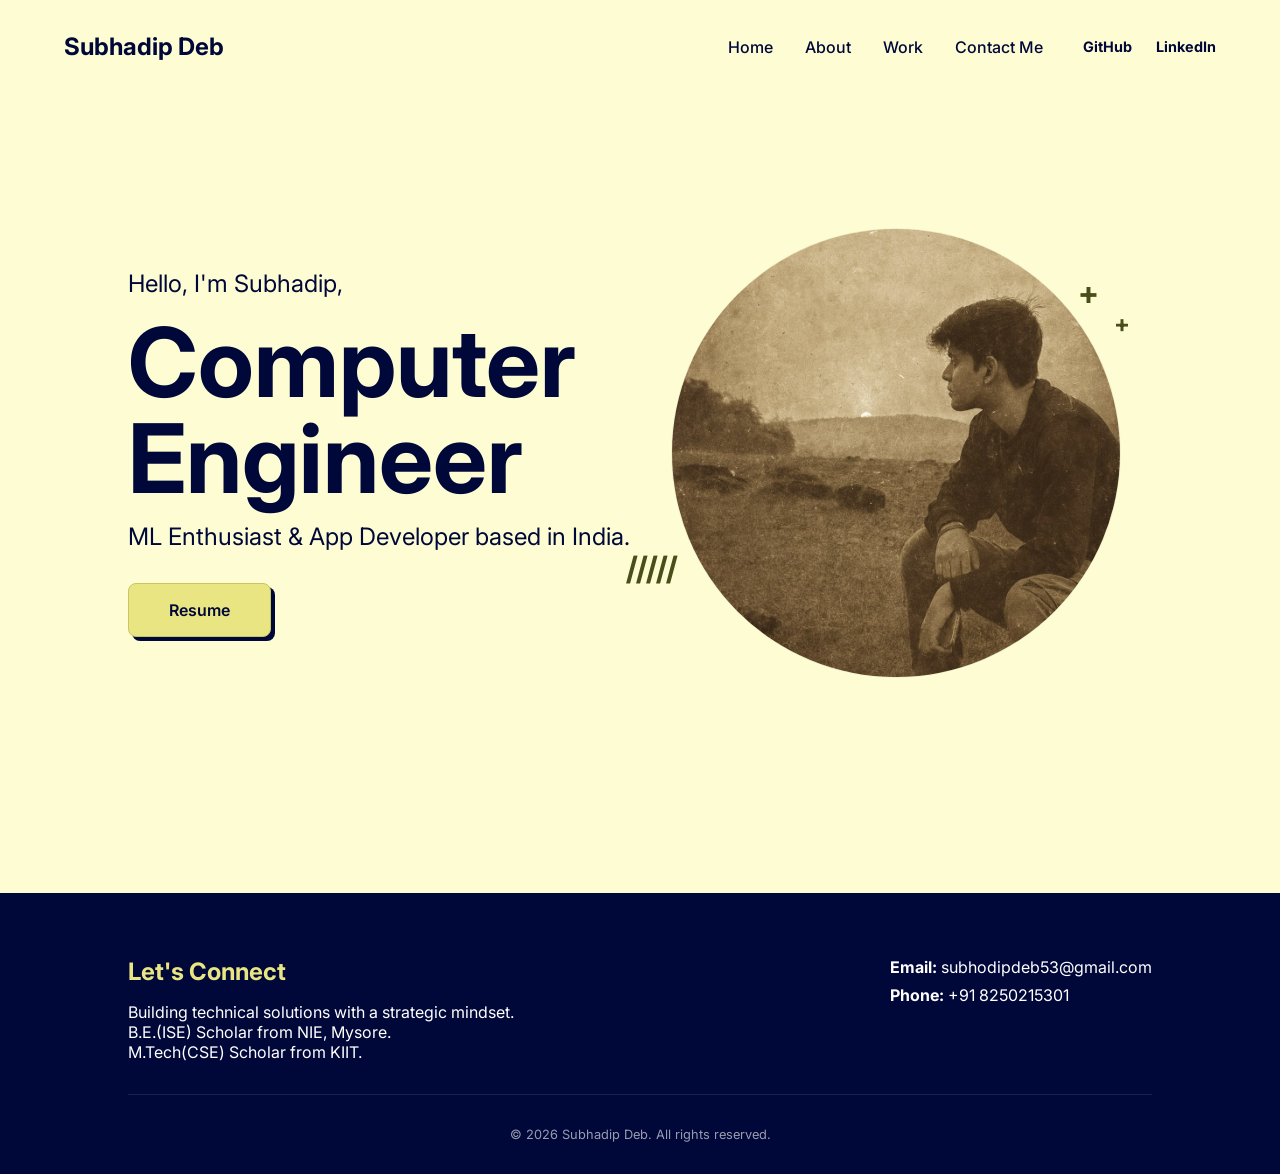
<file: index.html>
<!DOCTYPE html>
<html lang="en">
<head>
    <meta charset="UTF-8">
    <meta name="viewport" content="width=device-width, initial-scale=1.0">
    <title>Subhadip Deb | Portfolio</title>
    <link rel="stylesheet" href="style.css">
    <link href="https://fonts.googleapis.com/css2?family=Inter:wght@400;500;700&display=swap" rel="stylesheet">
</head>
<body>
    <header>
        <nav>
            <div class="logo">
                <a href="index.html" class="logo-link">Subhadip Deb</a>
            </div>
            <button class="menu-toggle" id="menuToggle" aria-label="Toggle navigation menu" aria-expanded="false" aria-controls="navMenu">
                <span class="bar"></span>
                <span class="bar"></span>
                <span class="bar"></span>
            </button>
            <div class="nav-menu" id="navMenu">
                <ul class="nav-links">
                    <li><a href="home.html">Home</a></li>
                    <li><a href="about.html">About</a></li>
                    <li><a href="work.html">Work</a></li>
                    <li><a href="contact.html">Contact Me</a></li>
                </ul>
                <div class="social-links">
                    <a href="https://github.com/DeSlayer2800/" target="_blank" class="social-item">GitHub</a>
                    <a href="https://www.linkedin.com/in/subhodip-deb-996642271/" target="_blank" class="social-item">LinkedIn</a>
                </div>
            </div>
        </nav>
    </header>
    <div class="nav-backdrop" id="navBackdrop"></div>

    <main id="home">
        <section class="hero">
            <div class="hero-text">
                <p class="greeting reveal delay-1">Hello, I'm Subhadip,</p>
                
                <h1 class="reveal delay-2">Computer <br> Engineer</h1>
                <p class="sub-text reveal delay-3">ML Enthusiast & App Developer based in India.</p>
                <div class="reveal delay-4">
                    <a href="https://drive.google.com/file/d/1oWAqPaTwbkqM65IsBIlIkdJsYix2axJV/view?usp=drive_link" class="btn-resume" download>Resume</a>
                </div>
            </div>
            
            <div class="hero-image reveal delay-2">
                <div class="circle-container">
                    <img src="deb1.jpg" alt="Subhadip Deb" id="profile-img">
                    <div class="decorator plus-top">+</div>
                    <div class="decorator plus-bottom">+</div>
                    <div class="decorator slashes">/////</div>
                </div>
            </div>
        </section>
    </main>

    <footer class="site-footer" id="contact">
    <div class="footer-content">
        <div class="footer-left">
            <h3>Let's Connect</h3>
            <p>Building technical solutions with a strategic mindset.</p>
            <p>B.E.(ISE) Scholar from NIE, Mysore.</p>
            <p>M.Tech(CSE) Scholar from KIIT.</p>
            
        </div>
        <div class="footer-right">
            <p><strong>Email:</strong> <a href="mailto:subhodipdeb53@gmail.com">subhodipdeb53@gmail.com</a></p>
            <p><strong>Phone:</strong> <a href="tel:+918250215301">+91 8250215301</a> </p>
        </div>
    </div>
    <div class="footer-bottom">
        <p>&copy; 2026 Subhadip Deb. All rights reserved.</p>
    </div>
</footer>

    <script src="script.js"></script>
</body>
</html>
</file>
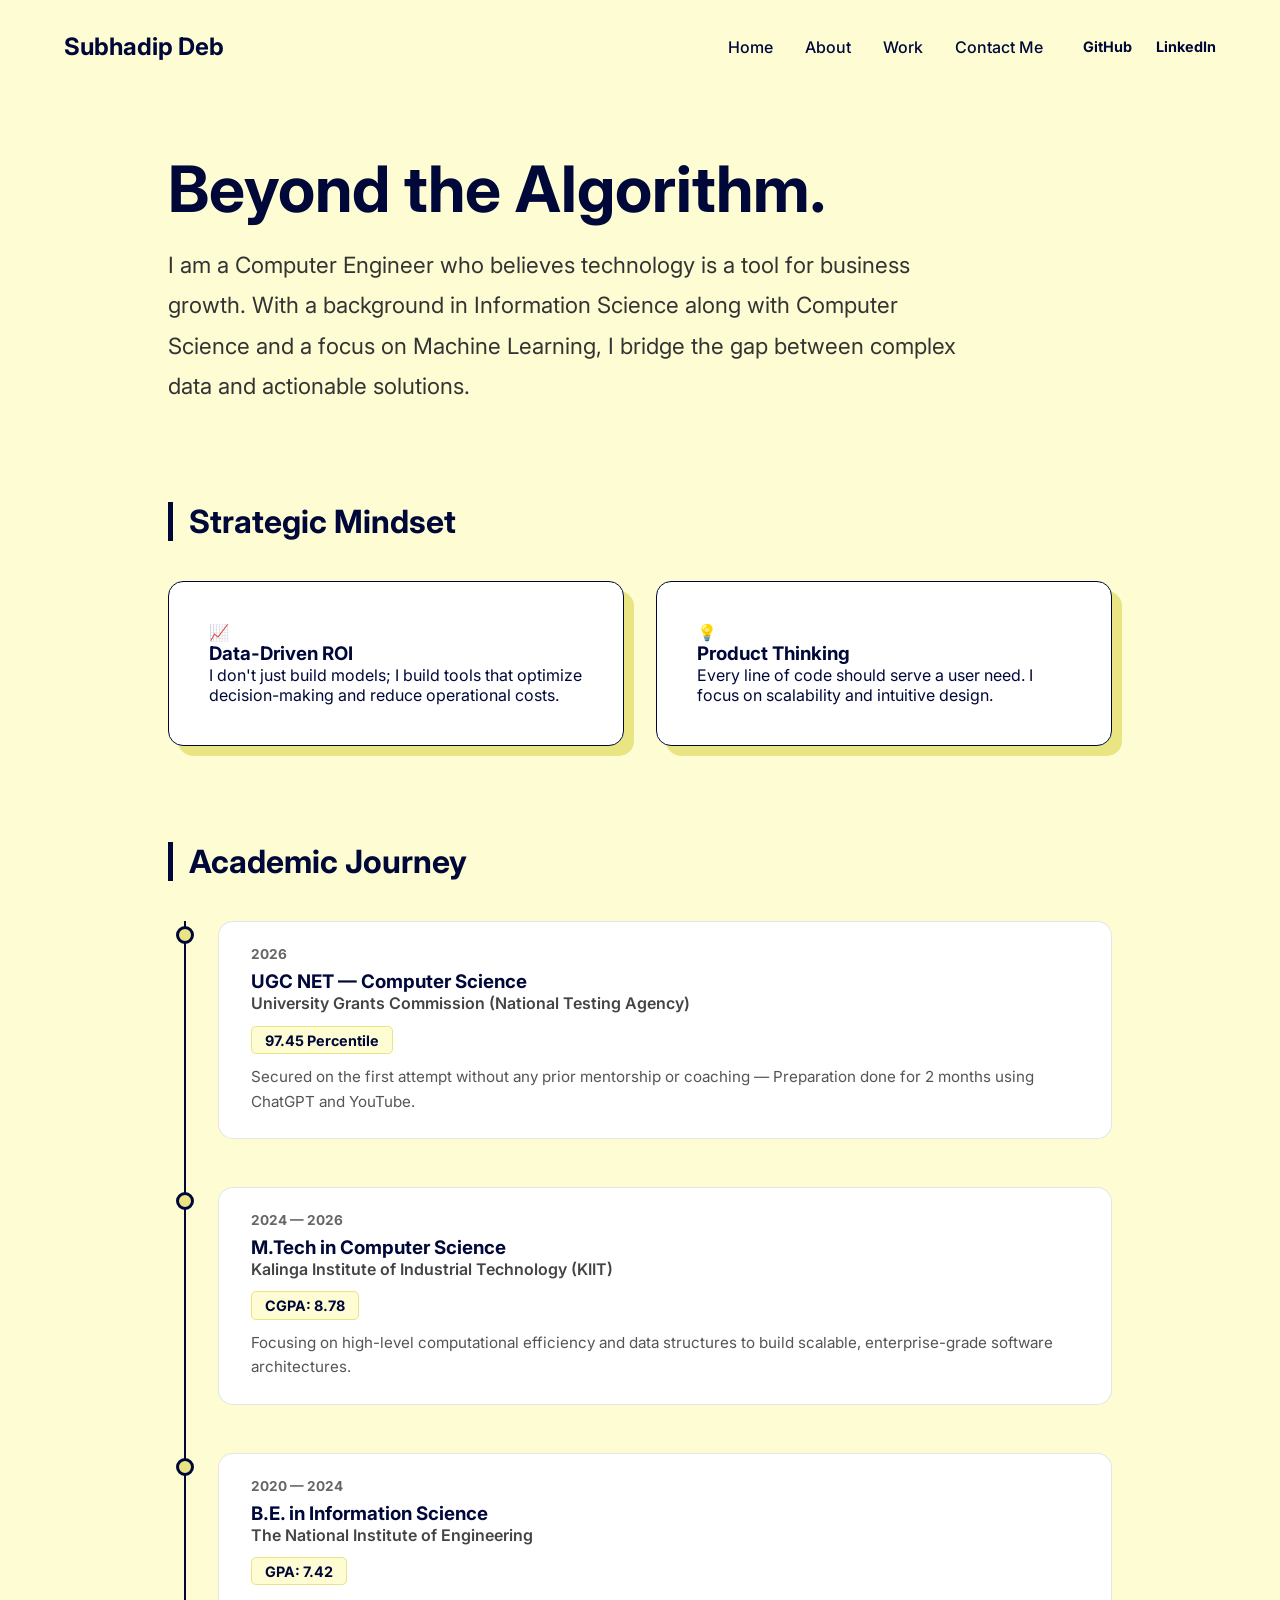
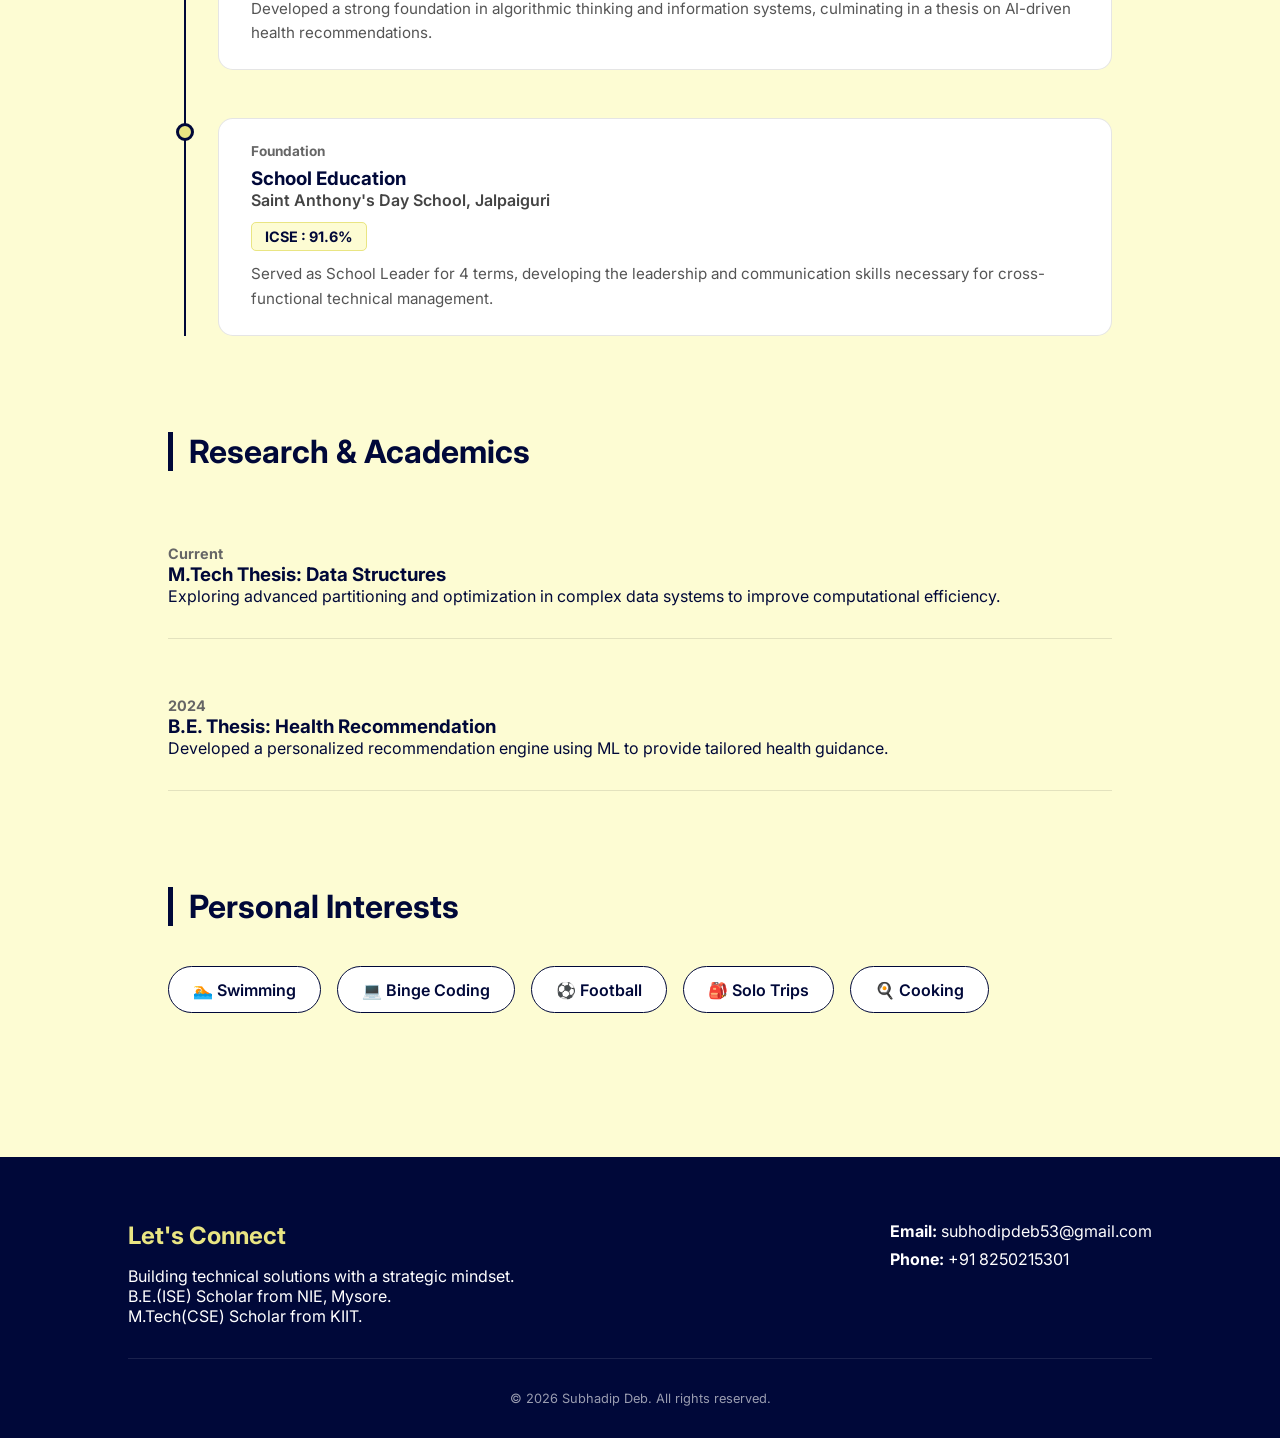
<file: about.html>
<!DOCTYPE html>
<html lang="en">
<head>
    <meta charset="UTF-8">
    <meta name="viewport" content="width=device-width, initial-scale=1.0">
    <title>About | Subhadip Deb</title>
    <link rel="stylesheet" href="style.css">
    <link rel="stylesheet" href="about.css">
    <link href="https://fonts.googleapis.com/css2?family=Inter:wght@400;600;700&display=swap" rel="stylesheet">
</head>
<body>
    <header>
        <nav>
            <div class="logo">
                <a href="index.html" class="logo-link">Subhadip Deb</a>
            </div>
            <button class="menu-toggle" id="menuToggle" aria-label="Toggle navigation menu" aria-expanded="false" aria-controls="navMenu">
                <span class="bar"></span>
                <span class="bar"></span>
                <span class="bar"></span>
            </button>
            <div class="nav-menu" id="navMenu">
                <ul class="nav-links">
                    <li><a href="home.html">Home</a></li>
                    <li><a href="about.html" class="active">About</a></li>
                    <li><a href="work.html">Work</a></li>
                    <li><a href="contact.html">Contact Me</a></li>
                </ul>
                <div class="social-links">
                    <a href="https://github.com/DeSlayer2800/" target="_blank" class="social-item">GitHub</a>
                    <a href="https://www.linkedin.com/in/subhodip-deb-996642271/" target="_blank" class="social-item">LinkedIn</a>
                </div>
            </div>
        </nav>
    </header>
    <div class="nav-backdrop" id="navBackdrop"></div>

    <main class="about-container">
        <section class="about-hero reveal">
            <h1>Beyond the <span>Algorithm.</span></h1>
            <p class="intro-text">
                I am a Computer Engineer who believes technology is a tool for business growth. 
                With a background in Information Science along with Computer Science and a focus on Machine Learning, 
                I bridge the gap between complex data and actionable solutions.
            </p>
        </section>

        <section class="business-mindset reveal">
            <h2 class="section-title">Strategic Mindset</h2>
            <div class="mindset-grid">
                <div class="mindset-card">
                    <div class="icon">📈</div>
                    <h3>Data-Driven ROI</h3>
                    <p>I don't just build models; I build tools that optimize decision-making and reduce operational costs.</p>
                </div>
                <div class="mindset-card">
                    <div class="icon">💡</div>
                    <h3>Product Thinking</h3>
                    <p>Every line of code should serve a user need. I focus on scalability and intuitive design.</p>
                </div>
            </div>
        </section>
<section class="education-section reveal">
    <h2 class="section-title">Academic Journey</h2>
    <div class="timeline">
        <div class="timeline-item">
            <div class="timeline-dot"></div>
            <div class="timeline-content">
                <span class="edu-year">2026</span>
                <h3>UGC NET — Computer Science</h3>
                <p class="institution">University Grants Commission (National Testing Agency)</p>
                <div class="edu-stats">
                    <span class="stat-pill">97.45 Percentile</span>
                </div>
                <p class="edu-desc">Secured on the first attempt without any prior mentorship or coaching — Preparation done for 2 months using ChatGPT and YouTube.</p>
            </div>
        </div>

        <div class="timeline-item">
            <div class="timeline-dot"></div>
            <div class="timeline-content">
                <span class="edu-year">2024 — 2026</span>
                <h3>M.Tech in Computer Science</h3>
                <p class="institution">Kalinga Institute of Industrial Technology (KIIT)</p>
                <div class="edu-stats">
                    <span class="stat-pill">CGPA: 8.78</span>
                </div>
                <p class="edu-desc">Focusing on high-level computational efficiency and data structures to build scalable, enterprise-grade software architectures.</p>
            </div>
        </div>

        <div class="timeline-item">
            <div class="timeline-dot"></div>
            <div class="timeline-content">
                <span class="edu-year">2020 — 2024</span>
                <h3>B.E. in Information Science</h3>
                <p class="institution">The National Institute of Engineering</p>
                <div class="edu-stats">
                    <span class="stat-pill">GPA: 7.42</span>
                </div>
                <p class="edu-desc">Developed a strong foundation in algorithmic thinking and information systems, culminating in a thesis on AI-driven health recommendations.</p>
            </div>
        </div>

        <div class="timeline-item">
            <div class="timeline-dot"></div>
            <div class="timeline-content">
                <span class="edu-year">Foundation</span>
                <h3>School Education</h3>
                <p class="institution">Saint Anthony's Day School, Jalpaiguri</p>
                <div class="edu-stats">
                    <span class="stat-pill">ICSE : 91.6% </span>
                </div>
                <p class="edu-desc">Served as School Leader for 4 terms, developing the leadership and communication skills necessary for cross-functional technical management.</p>
            </div>
        </div>
    </div>
</section>
        <section class="research-section reveal">
            <h2 class="section-title">Research & Academics</h2>
            <div class="research-grid">
                <div class="research-card">
                    <span class="year">Current</span>
                    <h3>M.Tech Thesis: Data Structures</h3>
                    <p>Exploring advanced partitioning and optimization in complex data systems to improve computational efficiency.</p>
                </div>
                <div class="research-card">
                    <span class="year">2024</span>
                    <h3>B.E. Thesis: Health Recommendation</h3>
                    <p>Developed a personalized recommendation engine using ML to provide tailored health guidance.</p>
                </div>
            </div>
        </section>

        <section class="interests-section reveal">
            <h2 class="section-title">Personal Interests</h2>
            <div class="interests-flex">
                <div class="interest-pill">🏊 Swimming</div>
                <div class="interest-pill">💻 Binge Coding</div>
                <div class="interest-pill">⚽ Football</div>
                <div class="interest-pill">🎒 Solo Trips</div>
                <div class="interest-pill">🍳 Cooking</div>
                
                
            </div>
        </section>
    </main>
<footer class="site-footer" id="contact">
    <div class="footer-content">
        <div class="footer-left">
            <h3>Let's Connect</h3>
            <p>Building technical solutions with a strategic mindset.</p>
            <p>B.E.(ISE) Scholar from NIE, Mysore.</p>
            <p>M.Tech(CSE) Scholar from KIIT.</p>
            
        </div>
        <div class="footer-right">
            <p><strong>Email:</strong> <a href="mailto:subhodipdeb53@gmail.com">subhodipdeb53@gmail.com</a></p>
            <p><strong>Phone:</strong> <a href="tel:+918250215301">+91 8250215301</a> </p>
        </div>
    </div>
    <div class="footer-bottom">
        <p>&copy; 2026 Subhadip Deb. All rights reserved.</p>
    </div>
</footer>
    <script src="script.js"></script>
    <script src="about.js"></script>
</body>
</html>
</file>
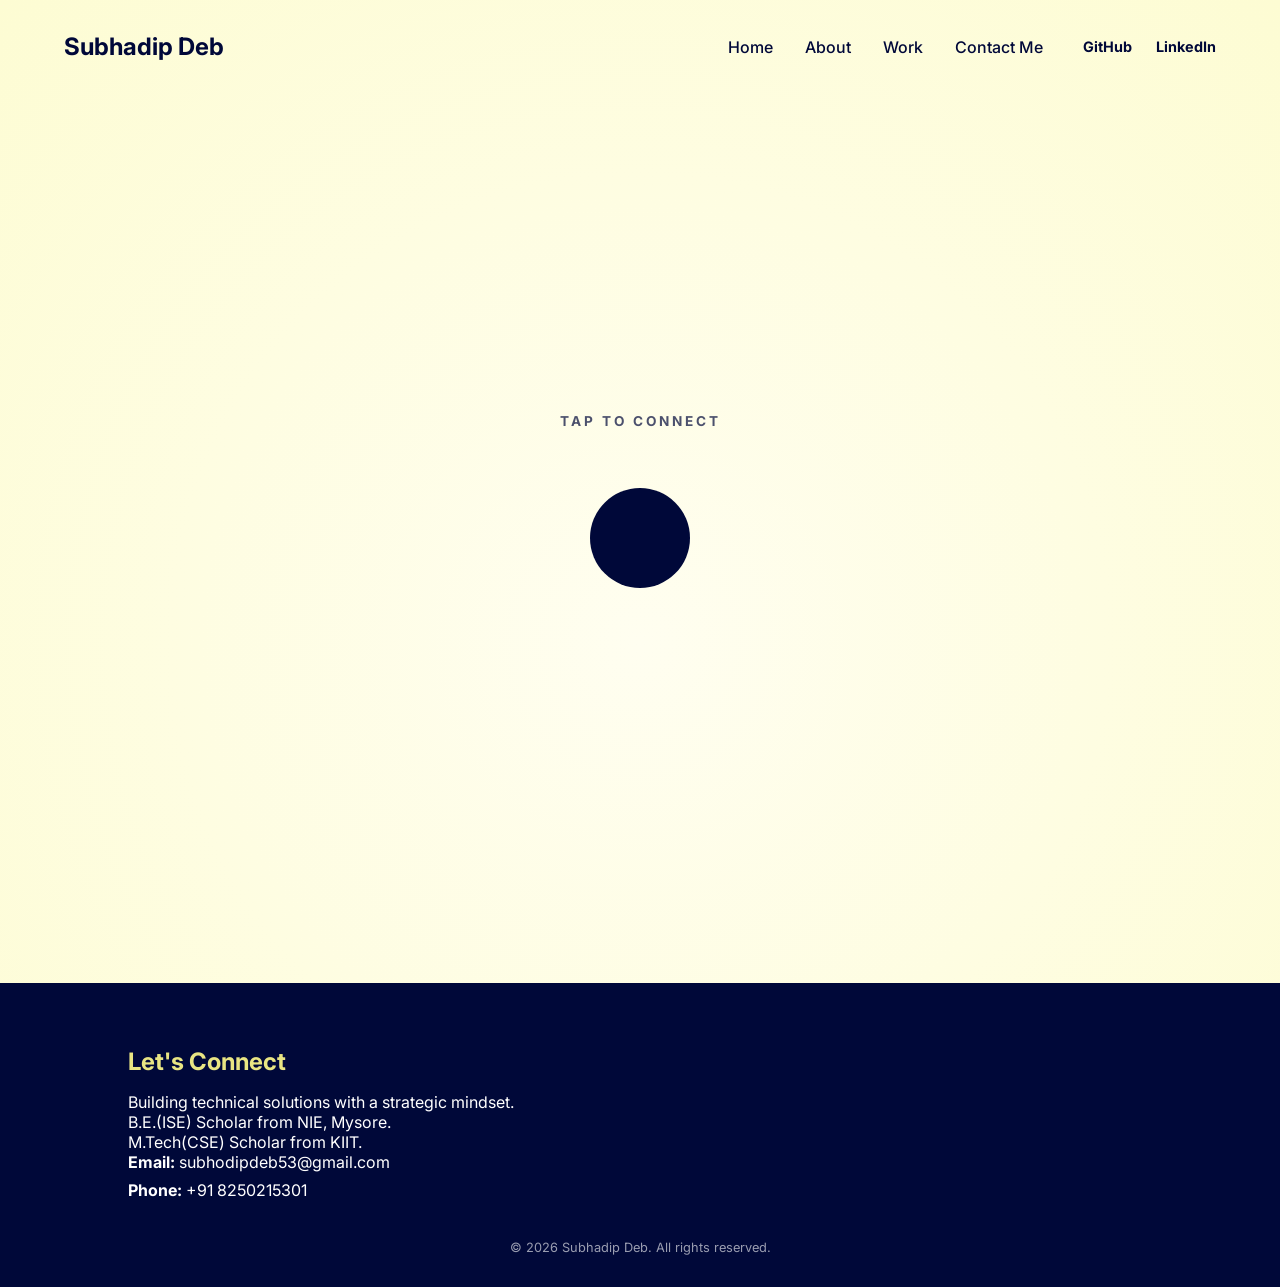
<file: contact.html>
<!DOCTYPE html>
<html lang="en">
<head>
    <meta charset="UTF-8">
    <meta name="viewport" content="width=device-width, initial-scale=1.0">
    <title>Contact | Subhadip Deb</title>
    <link rel="stylesheet" href="style.css">
    <link rel="stylesheet" href="contact.css">
    <link href="https://fonts.googleapis.com/css2?family=Inter:wght@400;600;700&display=swap" rel="stylesheet">
</head>
<body>
    <header>
        <nav>
            <div class="logo">
                <a href="index.html" class="logo-link">Subhadip Deb</a>
            </div>
            <button class="menu-toggle" id="menuToggle" aria-label="Toggle navigation menu" aria-expanded="false" aria-controls="navMenu">
                <span class="bar"></span>
                <span class="bar"></span>
                <span class="bar"></span>
            </button>
            <div class="nav-menu" id="navMenu">
                <ul class="nav-links">
                    <li><a href="home.html">Home</a></li>
                    <li><a href="about.html">About</a></li>
                    <li><a href="work.html">Work</a></li>
                    <li><a href="contact.html" class="active">Contact Me</a></li>
                </ul>
                <div class="social-links">
                    <a href="https://github.com/DeSlayer2800/" target="_blank" class="social-item">GitHub</a>
                    <a href="https://www.linkedin.com/in/subhodip-deb-996642271/" target="_blank" class="social-item">LinkedIn</a>
                </div>
            </div>
        </nav>
    </header>
    <div class="nav-backdrop" id="navBackdrop"></div>

    <main class="contact-main-wrapper">
        <section class="hub-section">
            <div class="trigger" id="hubTrigger">
                <div class="trigger-icon"></div>
            </div>

            <p class="hover-hint" id="hubHint">Tap to Connect</p>

            <div class="wrap" id="hubWrap">
                <a href="https://www.instagram.com/bigg_fat_cat_?igsh=dW50Zm92MmRzcmo0&utm_source=qr" target="_blank" title="Instagram"><div class="icon-img"></div></a>
                <a href="https://github.com/DeSlayer2800/" target="_blank" title="GitHub"><div class="icon-img"></div></a>
                <a href="https://www.linkedin.com/in/subhodip-deb-996642271/" target="_blank" title="LinkedIn"><div class="icon-img"></div></a>
                <a href="https://www.facebook.com/DebSubhodip?mibextid=ZbWKwL" target="_blank" title="Facebook"><div class="icon-img"></div></a>
                <a href="https://drive.google.com/file/d/1oWAqPaTwbkqM65IsBIlIkdJsYix2axJV/view?usp=drive_link" download title="Download Resume" class="resume-tile"><div class="icon-img"></div></a>
            </div>
        </section>
    </main>

    <footer class="site-footer" id="contact">
        <div class="footer-left">
            <h3>Let's Connect</h3>
            <p>Building technical solutions with a strategic mindset.</p>
            <p>B.E.(ISE) Scholar from NIE, Mysore.</p>
            <p>M.Tech(CSE) Scholar from KIIT.</p>
            
        </div>
            <div class="footer-right">
                <p><strong>Email:</strong> <a href="mailto:subhodipdeb53@gmail.com">subhodipdeb53@gmail.com</a></p>
                <p><strong>Phone:</strong> <a href="tel:+918250215301">+91 8250215301</a></p>
            </div>
        </div>
        <div class="footer-bottom">
            <p>&copy; 2026 Subhadip Deb. All rights reserved.</p>
        </div>
    </footer>

    <script src="contact.js"></script>
</body>
</html>
</file>
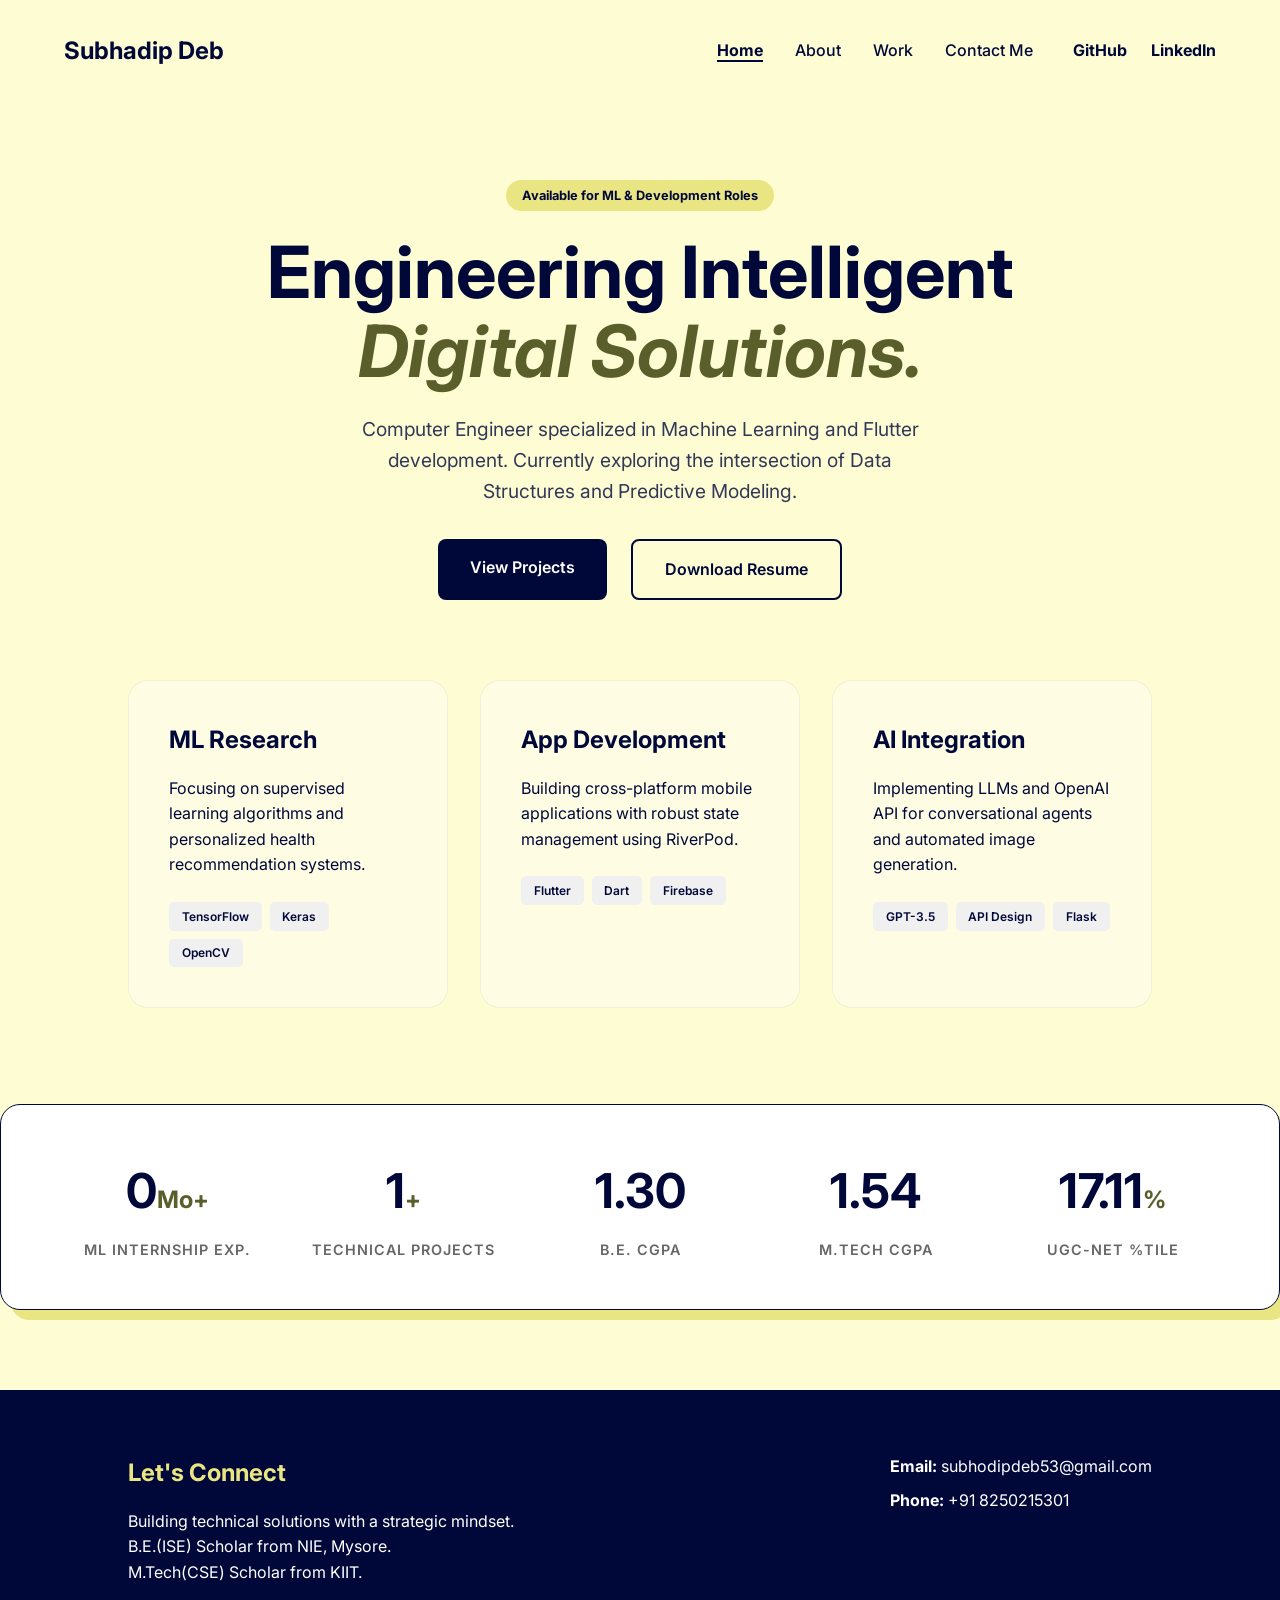
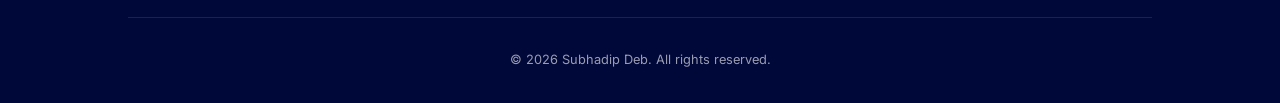
<file: home.html>
<!DOCTYPE html>
<html lang="en">
<head>
    <meta charset="UTF-8">
    <meta name="viewport" content="width=device-width, initial-scale=1.0">
    <title>Home | Subhadip Deb</title>
    <link rel="stylesheet" href="home.css">
    <link href="https://fonts.googleapis.com/css2?family=Inter:wght@400;600;700&display=swap" rel="stylesheet">
</head>
<body>
    <header>
        <nav>
            <div class="logo">
                <a href="index.html" class="logo-link">Subhadip Deb</a>
            </div>
            <button class="menu-toggle" id="menuToggle" aria-label="Toggle navigation menu" aria-expanded="false" aria-controls="navMenu">
                <span class="bar"></span>
                <span class="bar"></span>
                <span class="bar"></span>
            </button>
            <div class="nav-menu" id="navMenu">
                <ul class="nav-links">
                    <li><a href="home.html" class="active">Home</a></li>
                    <li><a href="about.html">About</a></li>
                    <li><a href="work.html">Work</a></li>
                    <li><a href="contact.html">Contact Me</a></li>
                </ul>
                <div class="social-links">
                    <a href="https://github.com/DeSlayer2800/" target="_blank">GitHub</a>
                    <a href="https://www.linkedin.com/in/subhodip-deb-996642271/" target="_blank">LinkedIn</a>
                </div>
            </div>
        </nav>
    </header>
    <div class="nav-backdrop" id="navBackdrop"></div>

    <main class="home-container">
        <section class="hero-section reveal delay-1">
            <div class="hero-content">
                <span class="badge">Available for ML & Development Roles</span>
                <h1>Engineering Intelligent <br> <span>Digital Solutions.</span></h1>
                <p>Computer Engineer specialized in Machine Learning and Flutter development. Currently exploring the intersection of Data Structures and Predictive Modeling.</p>
                <div class="cta-group">
                    <a href="https://github.com/DeSlayer2800/Projectsss.git" target="_blank" class="btn-primary">View Projects</a>
                    <a href="https://drive.google.com/file/d/1oWAqPaTwbkqM65IsBIlIkdJsYix2axJV/view?usp=drive_link" class="btn-secondary" download>Download Resume</a>
                </div>
            </div>
        </section>

        <section class="info-grid">
            <div class="grid-card reveal delay-2">
                <h3>ML Research</h3>
                <p>Focusing on supervised learning algorithms and personalized health recommendation systems.</p>
                <div class="tags"><span>TensorFlow</span> <span>Keras</span> <span>OpenCV</span></div>
            </div>
            <div class="grid-card reveal delay-3">
                <h3>App Development</h3>
                <p>Building cross-platform mobile applications with robust state management using RiverPod.</p>
                <div class="tags"><span>Flutter</span> <span>Dart</span> <span>Firebase</span></div>
            </div>
            <div class="grid-card reveal delay-4">
                <h3>AI Integration</h3>
                <p>Implementing LLMs and OpenAI API for conversational agents and automated image generation.</p>
                <div class="tags"><span>GPT-3.5</span> <span>API Design</span> <span>Flask</span></div>
            </div>
        </section>
    </main>
<section class="impact-bar reveal">
    <div class="impact-item">
        <span class="impact-number" data-target="4">0</span><span class="impact-unit">Mo+</span>
        <p class="impact-label">ML Internship Exp.</p>
    </div>
    <div class="impact-item">
        <span class="impact-number" data-target="7">0</span><span class="impact-unit">+</span>
        <p class="impact-label">Technical Projects</p>
    </div>
    
    <div class="impact-item">
        <span class="impact-number" data-target="7.42">0</span>
        <p class="impact-label">B.E. CGPA</p>
    </div>
    <div class="impact-item">
        <span class="impact-number" data-target="8.78">0</span>
        <p class="impact-label">M.Tech CGPA</p>
    </div>
    <div class="impact-item">
        <span class="impact-number" data-target="97.45">0</span><span class="impact-unit">%</span>
        <p class="impact-label">UGC-NET %tile</p>
    </div>
</section>
    <footer class="site-footer" id="contact">
    <div class="footer-content">
        <div class="footer-left">
            <h3>Let's Connect</h3>
            <p>Building technical solutions with a strategic mindset.</p>
            <p>B.E.(ISE) Scholar from NIE, Mysore.</p>
            <p>M.Tech(CSE) Scholar from KIIT.</p>
            
        </div>
        <div class="footer-right">
            <p><strong>Email:</strong> <a href="mailto:subhodipdeb53@gmail.com">subhodipdeb53@gmail.com</a></p>
            <p><strong>Phone:</strong> <a href="tel:+918250215301">+91 8250215301</a> </p>
        </div>
    </div>
    <div class="footer-bottom">
        <p>&copy; 2026 Subhadip Deb. All rights reserved.</p>
    </div>
</footer>

    <script src="home.js"></script>
</body>
</html>
</file>
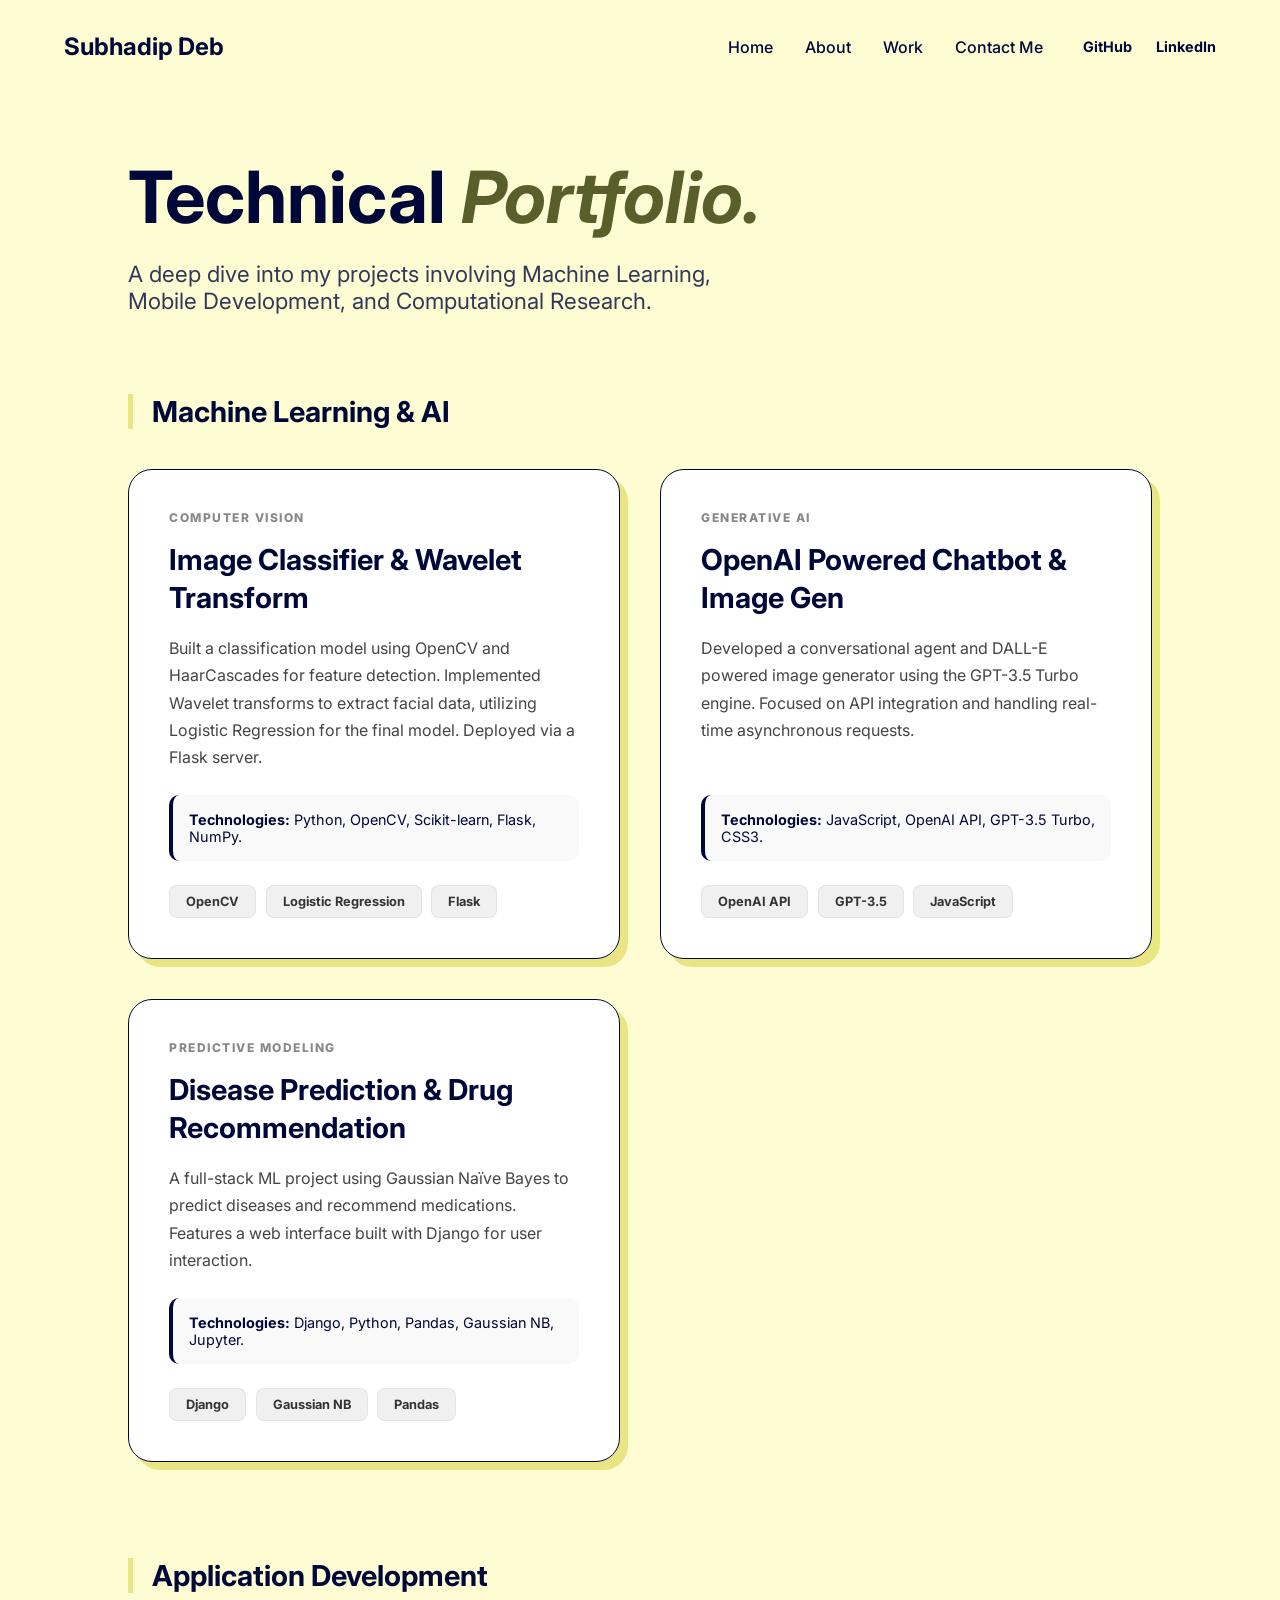
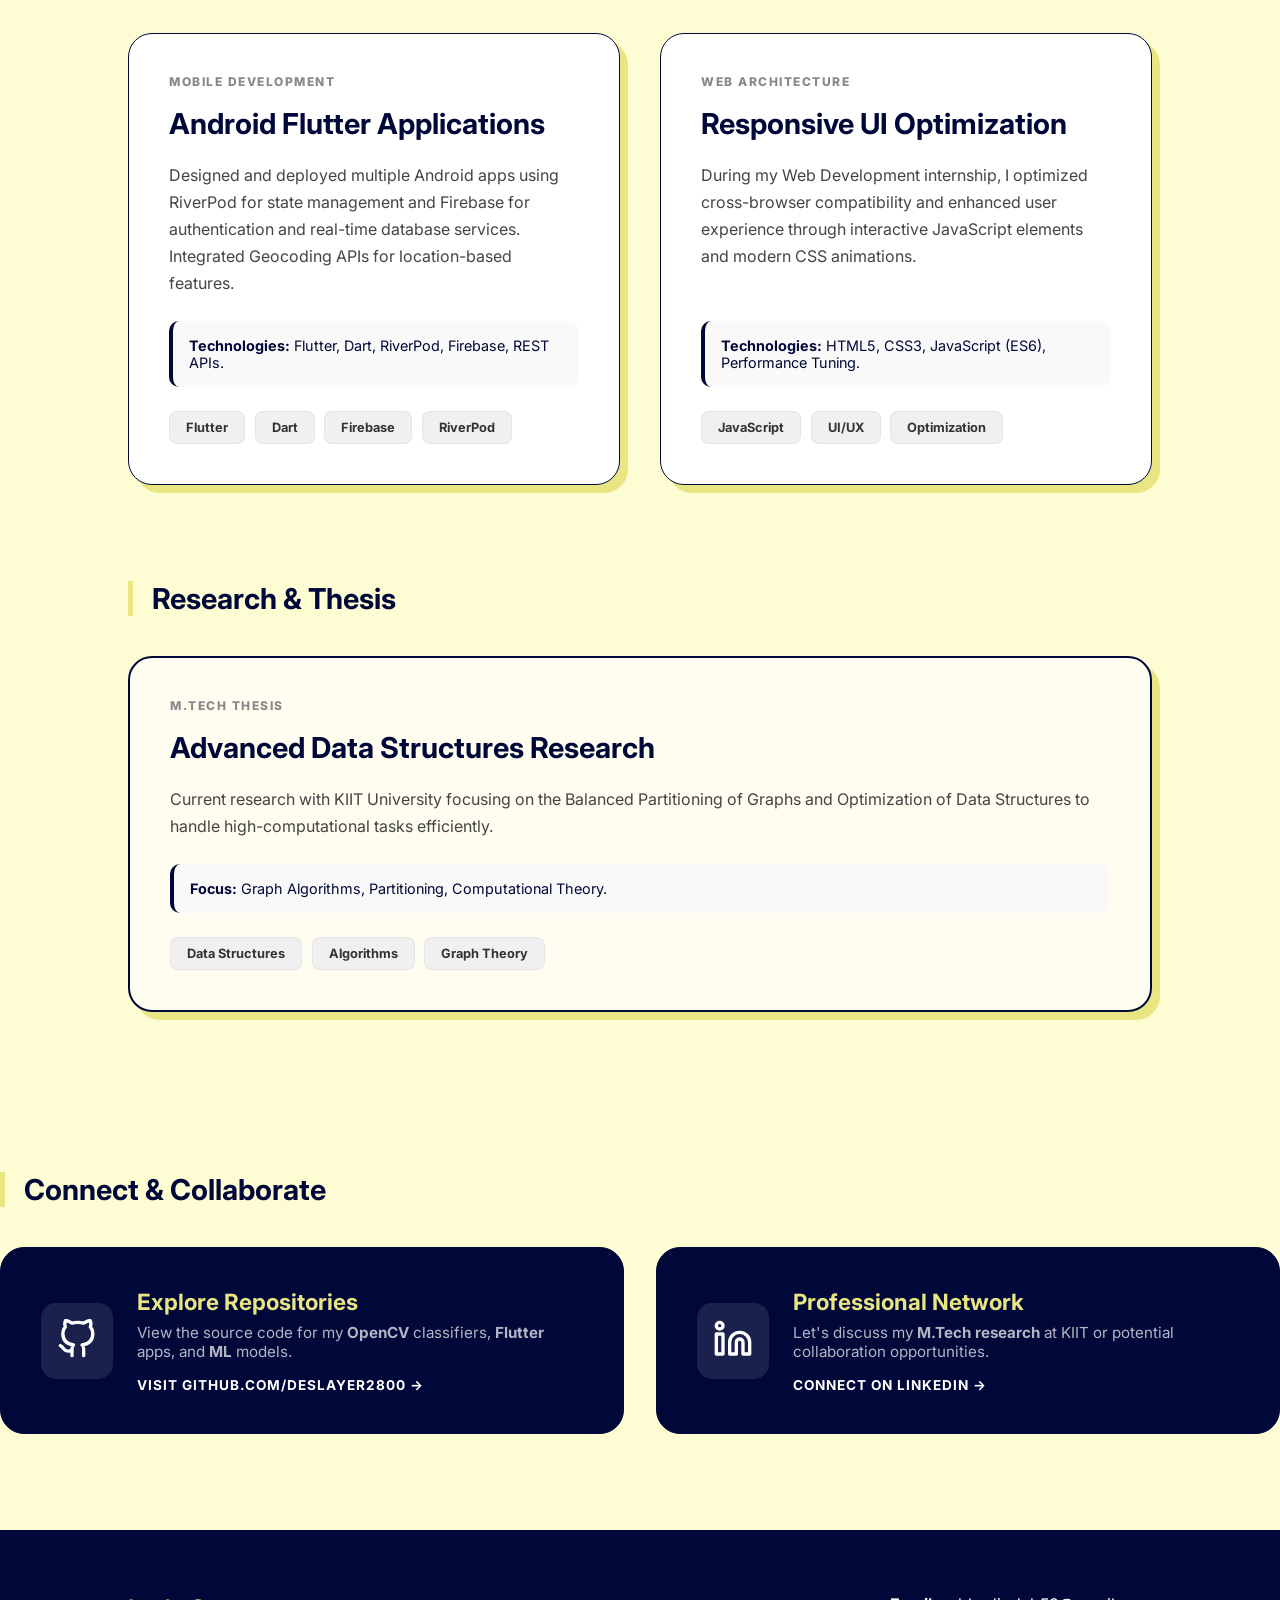
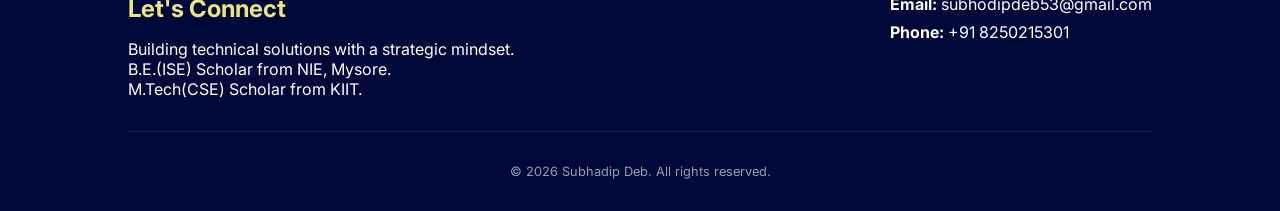
<file: work.html>
<!DOCTYPE html>
<html lang="en">
<head>
    <meta charset="UTF-8">
    <meta name="viewport" content="width=device-width, initial-scale=1.0">
    <title>Work | Subhadip Deb</title>
    <link rel="stylesheet" href="style.css">
    <link rel="stylesheet" href="work.css">
    <link href="https://fonts.googleapis.com/css2?family=Inter:wght@400;600;700&display=swap" rel="stylesheet">
</head>
<body>
    <header>
        <nav>
            <div class="logo"><a href="index.html" class="logo-link">Subhadip Deb</a></div>
            <button class="menu-toggle" id="menuToggle" aria-label="Toggle navigation menu" aria-expanded="false" aria-controls="navMenu">
                <span class="bar"></span>
                <span class="bar"></span>
                <span class="bar"></span>
            </button>
            <div class="nav-menu" id="navMenu">
                <ul class="nav-links">
                    <li><a href="home.html">Home</a></li>
                    <li><a href="about.html">About</a></li>
                    <li><a href="work.html" class="active">Work</a></li>
                    <li><a href="contact.html">Contact Me</a></li>
                </ul>
                <div class="social-links">
                    <a href="https://github.com/DeSlayer2800/" target="_blank" class="social-item">GitHub</a>
                    <a href="https://www.linkedin.com/in/subhodip-deb-996642271/" target="_blank" class="social-item">LinkedIn</a>
                </div>
            </div>
        </nav>
    </header>
    <div class="nav-backdrop" id="navBackdrop"></div>

    <main class="work-container">
        <section class="work-intro reveal">
            <h1>Technical <span>Portfolio.</span></h1>
            <p>A deep dive into my projects involving Machine Learning, Mobile Development, and Computational Research.</p>
        </section>

        <h2 class="category-title reveal">Machine Learning & AI</h2>
        <div class="project-grid">
            <div class="project-tile reveal">
                <span class="project-type">Computer Vision</span>
                <h3>Image Classifier & Wavelet Transform</h3>
                <p>Built a classification model using OpenCV and HaarCascades for feature detection. Implemented Wavelet transforms to extract facial data, utilizing Logistic Regression for the final model. Deployed via a Flask server.</p>
                <div class="tech-details">
                    <strong>Technologies:</strong> Python, OpenCV, Scikit-learn, Flask, NumPy.
                </div>
                <div class="tech-stack">
                    <span>OpenCV</span> <span>Logistic Regression</span> <span>Flask</span>
                </div>
            </div>

            <div class="project-tile reveal">
                <span class="project-type">Generative AI</span>
                <h3>OpenAI Powered Chatbot & Image Gen</h3>
                <p>Developed a conversational agent and DALL-E powered image generator using the GPT-3.5 Turbo engine. Focused on API integration and handling real-time asynchronous requests.</p>
                <div class="tech-details">
                    <strong>Technologies:</strong> JavaScript, OpenAI API, GPT-3.5 Turbo, CSS3.
                </div>
                <div class="tech-stack">
                    <span>OpenAI API</span> <span>GPT-3.5</span> <span>JavaScript</span>
                </div>
            </div>

            <div class="project-tile reveal">
                <span class="project-type">Predictive Modeling</span>
                <h3>Disease Prediction & Drug Recommendation</h3>
                <p>A full-stack ML project using Gaussian Naïve Bayes to predict diseases and recommend medications. Features a web interface built with Django for user interaction.</p>
                <div class="tech-details">
                    <strong>Technologies:</strong> Django, Python, Pandas, Gaussian NB, Jupyter.
                </div>
                <div class="tech-stack">
                    <span>Django</span> <span>Gaussian NB</span> <span>Pandas</span>
                </div>
            </div>
        </div>

        <h2 class="category-title reveal">Application Development</h2>
        <div class="project-grid">
            <div class="project-tile reveal">
                <span class="project-type">Mobile Development</span>
                <h3>Android Flutter Applications</h3>
                <p>Designed and deployed multiple Android apps using RiverPod for state management and Firebase for authentication and real-time database services. Integrated Geocoding APIs for location-based features.</p>
                <div class="tech-details">
                    <strong>Technologies:</strong> Flutter, Dart, RiverPod, Firebase, REST APIs.
                </div>
                <div class="tech-stack">
                    <span>Flutter</span> <span>Dart</span> <span>Firebase</span> <span>RiverPod</span>
                </div>
            </div>

            <div class="project-tile reveal">
                <span class="project-type">Web Architecture</span>
                <h3>Responsive UI Optimization</h3>
                <p>During my Web Development internship, I optimized cross-browser compatibility and enhanced user experience through interactive JavaScript elements and modern CSS animations.</p>
                <div class="tech-details">
                    <strong>Technologies:</strong> HTML5, CSS3, JavaScript (ES6), Performance Tuning.
                </div>
                <div class="tech-stack">
                    <span>JavaScript</span> <span>UI/UX</span> <span>Optimization</span>
                </div>
            </div>
        </div>

        <h2 class="category-title reveal">Research & Thesis</h2>
        <div class="project-grid">
            <div class="project-tile reveal highlight">
                <span class="project-type">M.Tech Thesis</span>
                <h3>Advanced Data Structures Research</h3>
                <p>Current research with KIIT University focusing on the Balanced Partitioning of Graphs and Optimization of Data Structures to handle high-computational tasks efficiently.</p>
                <div class="tech-details">
                    <strong>Focus:</strong> Graph Algorithms, Partitioning, Computational Theory.
                </div>
                <div class="tech-stack">
                    <span>Data Structures</span> <span>Algorithms</span> <span>Graph Theory</span>
                </div>
            </div>
        </div>
    </main>
<h2 class="category-title reveal">Connect & Collaborate</h2>
<div class="connect-grid">
    <a href="https://github.com/DeSlayer2800/" target="_blank" class="connect-tile reveal delay-1">
        <div class="tile-icon">
            <svg xmlns="http://www.w3.org/2000/svg" width="40" height="40" viewBox="0 0 24 24" fill="none" stroke="currentColor" stroke-width="2" stroke-linecap="round" stroke-linejoin="round"><path d="M9 19c-5 1.5-5-2.5-7-3m14 6v-3.87a3.37 3.37 0 0 0-.94-2.61c3.14-.35 6.44-1.54 6.44-7A5.44 5.44 0 0 0 20 4.77 5.07 5.07 0 0 0 19.91 1S18.73.65 16 2.48a13.38 13.38 0 0 0-7 0C6.27.65 5.09 1 5.09 1A5.07 5.07 0 0 0 5 4.77a5.44 5.44 0 0 0-1.5 3.78c0 5.42 3.3 6.61 6.44 7A3.37 3.37 0 0 0 9 18.13V22"></path></svg>
        </div>
        <div class="connect-info">
            <h3>Explore Repositories</h3>
            <p>View the source code for my <strong>OpenCV</strong> classifiers, <strong>Flutter</strong> apps, and <strong>ML</strong> models.</p>
            <span class="connect-link">visit github.com/DeSlayer2800 &rarr;</span>
        </div>
    </a>

    <a href="https://www.linkedin.com/in/subhodip-deb-996642271/" target="_blank" class="connect-tile reveal delay-2">
        <div class="tile-icon">
            <svg xmlns="http://www.w3.org/2000/svg" width="40" height="40" viewBox="0 0 24 24" fill="none" stroke="currentColor" stroke-width="2" stroke-linecap="round" stroke-linejoin="round"><path d="M16 8a6 6 0 0 1 6 6v7h-4v-7a2 2 0 0 0-2-2 2 2 0 0 0-2 2v7h-4v-7a6 6 0 0 1 6-6z"></path><rect x="2" y="9" width="4" height="12"></rect><circle cx="4" cy="4" r="2"></circle></svg>
        </div>
        <div class="connect-info">
            <h3>Professional Network</h3>
            <p>Let's discuss my <strong>M.Tech research</strong> at KIIT or potential collaboration opportunities.</p>
            <span class="connect-link">connect on LinkedIn &rarr;</span>
        </div>
    </a>
</div>
    <footer class="site-footer" id="contact">
    <div class="footer-content">
        <div class="footer-left">
            <h3>Let's Connect</h3>
            <p>Building technical solutions with a strategic mindset.</p>
            <p>B.E.(ISE) Scholar from NIE, Mysore.</p>
            <p>M.Tech(CSE) Scholar from KIIT.</p>
            
        </div>
        <div class="footer-right">
            <p><strong>Email:</strong> <a href="mailto:subhodipdeb53@gmail.com">subhodipdeb53@gmail.com</a></p>
            <p><strong>Phone:</strong> <a href="tel:+918250215301">+91 8250215301</a> </p>
        </div>
    </div>
    <div class="footer-bottom">
        <p>&copy; 2026 Subhadip Deb. All rights reserved.</p>
    </div>
</footer>

    <script src="script.js"></script>
    <script src="work.js"></script>
</body>
</html>
</file>
<file: style.css>
:root {
    --bg-color: #fdfcd3; /* Light yellow background from your reference */
    --text-color: #000839;
    --accent-color: #e9e583;
}
html {
    scroll-behavior: smooth;
}
* {
    margin: 0;
    padding: 0;
    box-sizing: border-box;
    font-family: 'Inter', sans-serif;
}

body {
    background-color: var(--bg-color);
    color: var(--text-color);
    overflow-x: hidden;
}

/* Navigation Styles */
header {
    padding: 2rem 5%;
    position: relative;
    z-index: 1000;
}

nav {
    display: flex;
    justify-content: space-between;
    align-items: center;
    flex-wrap: wrap;
    gap: 1rem;
}

.logo {
    font-weight: 700;
    font-size: 1.5rem;
}

/* Wraps nav-links + social-links so both collapse into one mobile menu */
.nav-menu {
    display: flex;
    align-items: center;
    gap: 2.5rem;
}

.nav-links {
    display: flex;
    list-style: none;
    gap: 2rem;
}

.nav-links a {
    text-decoration: none;
    color: var(--text-color);
    font-weight: 500;
    transition: opacity 0.3s;
}

.nav-links a:hover {
    opacity: 0.7;
}

.social-links {
    display: flex;
    gap: 1.5rem;
}

.social-item {
    text-decoration: none;
    color: var(--text-color);
    font-weight: 700;
    font-size: 0.9rem;
    position: relative;
}

.social-item::after {
    content: '';
    position: absolute;
    width: 0; height: 2px;
    bottom: -2px; left: 0;
    background-color: var(--text-color);
    transition: width 0.3s;
}

.social-item:hover::after {
    width: 100%;
}

/* Hamburger Menu Toggle (hidden on desktop) */
.menu-toggle {
    display: none;
    flex-direction: column;
    justify-content: space-between;
    width: 26px;
    height: 18px;
    background: transparent;
    border: none;
    padding: 0;
    cursor: pointer;
    z-index: 1001;
}

.menu-toggle .bar {
    display: block;
    width: 100%;
    height: 3px;
    background-color: var(--text-color);
    border-radius: 2px;
    transition: transform 0.3s ease, opacity 0.3s ease;
}

.menu-toggle.open .bar:nth-child(1) { transform: translateY(7.5px) rotate(45deg); }
.menu-toggle.open .bar:nth-child(2) { opacity: 0; }
.menu-toggle.open .bar:nth-child(3) { transform: translateY(-7.5px) rotate(-45deg); }

/* Backdrop shown behind the open mobile menu */
.nav-backdrop {
    display: none;
    position: fixed;
    inset: 0;
    background: rgba(0, 8, 57, 0.35);
    opacity: 0;
    transition: opacity 0.3s ease;
    z-index: 999;
}

.nav-backdrop.open {
    display: block;
    opacity: 1;
}

body.nav-open {
    overflow: hidden;
}

/* Hero Section Layout */
.hero {
    display: flex;
    align-items: center;
    justify-content: space-between;
    padding: 5% 10%;
    min-height: 80vh;
}

.hero-text { flex: 1; }

.greeting { font-size: 1.5rem; margin-bottom: 1rem; }

h1 {
    font-size: 6rem;
    line-height: 1;
    margin-bottom: 1rem;
    font-weight: 700;
}

.sub-text { font-size: 1.5rem; margin-bottom: 2rem; opacity: 0.8; }

.btn-resume {
    display: inline-block;
    padding: 1rem 2.5rem;
    background-color: var(--accent-color);
    color: var(--text-color);
    text-decoration: none;
    font-weight: 600;
    border: 1px solid #c9c563;
    border-radius: 8px;
    box-shadow: 4px 4px 0px var(--text-color);
    transition: all 0.3s ease;
}

.btn-resume:hover {
    transform: translate(-2px, -2px);
    box-shadow: 6px 6px 0px var(--text-color);
}

/* Profile Image Circle */
.hero-image {
    flex: 1;
    display: flex;
    justify-content: center;
    position: relative;
}

.circle-container {
    position: relative;
    width: 450px;
    height: 450px;
    border-radius: 50%;
}

#profile-img {
    width: 100%;
    height: 100%;
    object-fit: cover;
    border-radius: 50%;
    border: 1px solid rgba(0,0,0,0.05);
}

/* Decorators */
.decorator {
    position: absolute;
    font-weight: bold;
    color: #4a4e1a;
}

.plus-top { top: 10%; right: 5%; font-size: 2rem; }
.plus-bottom { top: 18%; right: -2%; font-size: 1.5rem; }
.slashes { bottom: 20%; left: -10%; font-size: 2rem; letter-spacing: -2px; }

/* Animation Classes */
.reveal {
    opacity: 0;
    transform: translateY(30px);
    transition: all 0.8s cubic-bezier(0.4, 0, 0.2, 1);
}

.reveal.active {
    opacity: 1;
    transform: translateY(0);
}

.delay-1 { transition-delay: 0.1s; }
.delay-2 { transition-delay: 0.3s; }
.delay-3 { transition-delay: 0.5s; }
.delay-4 { transition-delay: 0.7s; }

/* Responsive Media Queries */
@media (max-width: 992px) {
    h1 { font-size: 4rem; }
    .circle-container { width: 350px; height: 350px; }
}

@media (max-width: 768px) {
    .hero {
        flex-direction: column-reverse;
        text-align: center;
        padding: 5% 5%;
    }

    .menu-toggle { display: flex; }

    .nav-menu {
        position: fixed;
        top: 0;
        right: -100%;
        width: min(78%, 320px);
        height: 100vh;
        background: var(--bg-color);
        flex-direction: column;
        justify-content: flex-start;
        align-items: center;
        gap: 0;
        padding: 7rem 2rem 2rem;
        box-shadow: -8px 0 30px rgba(0, 0, 0, 0.15);
        transition: right 0.35s ease;
    }

    .nav-menu.open { right: 0; }

    .nav-links {
        flex-direction: column;
        align-items: center;
        gap: 1.5rem;
        text-align: center;
        margin-bottom: 3.5rem;
    }

    .nav-links a { font-size: 1.15rem; }

    .social-links {
        flex-direction: column;
        align-items: center;
        gap: 1rem;
        width: auto;
    }

    .social-links .social-item {
        font-size: 0.8rem;
        font-weight: 600;
        opacity: 0.7;
    }

    h1 { font-size: 3rem; }
    .circle-container { margin-top: 3rem; width: 280px; height: 280px; }
}

@media (max-width: 480px) {
    header { padding: 1.5rem 6%; }
    .hero { padding: 8% 6%; }
    h1 { font-size: 2.3rem; }
    .greeting { font-size: 1.1rem; }
    .sub-text { font-size: 1.1rem; }
    .circle-container { width: 220px; height: 220px; }
    .btn-resume { padding: 0.9rem 1.8rem; }
}
/* Footer Styles */
.site-footer {
    background-color: var(--text-color);
    color: white;
    padding: 4rem 10% 2rem;
    margin-top: 5rem;
}

.footer-content {
    display: flex;
    justify-content: space-between;
    align-items: flex-start;
    flex-wrap: wrap;
    gap: 2rem;
    border-bottom: 1px solid rgba(255, 255, 255, 0.1);
    padding-bottom: 2rem;
}

.footer-left h3 {
    font-size: 1.5rem;
    margin-bottom: 1rem;
    color: var(--accent-color);
}

.footer-right p {
    margin-bottom: 0.5rem;
}

.footer-right a {
    color: white;
    text-decoration: none;
    transition: color 0.3s;
}

.footer-right a:hover {
    color: var(--accent-color);
}

.footer-bottom {
    text-align: center;
    padding-top: 2rem;
    font-size: 0.8rem;
    opacity: 0.6;
}

@media (max-width: 768px) {
    .footer-content {
        flex-direction: column;
        text-align: center;
        align-items: center;
    }
}
/* Logo Link Styling */
.logo-link {
    text-decoration: none;
    color: var(--text-color); /* Keeps the dark blue/black color you already have */
    font-weight: 700;
    font-size: 1.5rem;
    transition: opacity 0.3s ease;
}

.logo-link:hover {
    opacity: 0.7; /* Gives a subtle visual feedback when hovered */
}
</file>
<file: about.css>
.about-container {
    padding: 4rem 10%;
    max-width: 1200px;
    margin: 0 auto;
}
html {
    scroll-behavior: smooth;
}
.about-hero {
    text-align: left;
    margin-bottom: 6rem;
}

.about-hero h1 {
    font-size: 4rem;
    margin-bottom: 1.5rem;
}

.intro-text {
    font-size: 1.4rem;
    max-width: 800px;
    color: #333;
    line-height: 1.8;
}

/* Business Mindset */
.section-title {
    font-size: 2rem;
    margin-bottom: 2.5rem;
    border-left: 5px solid var(--text-color);
    padding-left: 1rem;
}

.mindset-grid {
    display: grid;
    grid-template-columns: 1fr 1fr;
    gap: 2rem;
    margin-bottom: 6rem;
}

.mindset-card {
    background: white;
    padding: 2.5rem;
    border-radius: 15px;
    box-shadow: 10px 10px 0px var(--accent-color);
    border: 1px solid var(--text-color);
    transition: 0.3s;
}

.mindset-card:hover {
    transform: translate(-5px, -5px);
    box-shadow: 15px 15px 0px var(--text-color);
}

/* Research Section */
.research-grid {
    display: flex;
    flex-direction: column;
    gap: 1.5rem;
    margin-bottom: 6rem;
}

.research-card {
    border-bottom: 1px solid rgba(0,0,0,0.1);
    padding: 2rem 0;
}

.year {
    font-weight: 700;
    color: #666;
    font-size: 0.9rem;
}

/* Interests */
.interests-flex {
    display: flex;
    flex-wrap: wrap;
    gap: 1rem;
}

.interest-pill {
    padding: 0.8rem 1.5rem;
    background: white;
    border: 1px solid var(--text-color);
    border-radius: 50px;
    font-weight: 600;
    cursor: default;
    transition: 0.3s;
}

.interest-pill:hover {
    background: var(--text-color);
    color: white;
    transform: scale(1.1);
}

@media (max-width: 768px) {
    .about-container { padding: 3rem 6%; }
    .mindset-grid { grid-template-columns: 1fr; }
    .about-hero h1 { font-size: 2.5rem; }
    .intro-text { font-size: 1.15rem; }
    .timeline { padding-left: 1.5rem; margin-left: 0.5rem; }
    .timeline-dot { left: -2.15rem; }
}

@media (max-width: 480px) {
    .about-container { padding: 2.5rem 5%; }
    .about-hero h1 { font-size: 2rem; }
    .section-title { font-size: 1.5rem; }
    .mindset-card { padding: 1.75rem; }
    .timeline-content { padding: 1.25rem 1.25rem; }
    .interest-pill { padding: 0.6rem 1.1rem; font-size: 0.9rem; }
}
/* Footer Styles */
.site-footer {
    background-color: var(--text-color);
    color: white;
    padding: 4rem 10% 2rem;
    margin-top: 5rem;
}

.footer-content {
    display: flex;
    justify-content: space-between;
    align-items: flex-start;
    flex-wrap: wrap;
    gap: 2rem;
    border-bottom: 1px solid rgba(255, 255, 255, 0.1);
    padding-bottom: 2rem;
}

.footer-left h3 {
    font-size: 1.5rem;
    margin-bottom: 1rem;
    color: var(--accent-color);
}

.footer-right p {
    margin-bottom: 0.5rem;
}

.footer-right a {
    color: white;
    text-decoration: none;
    transition: color 0.3s;
}

.footer-right a:hover {
    color: var(--accent-color);
}

.footer-bottom {
    text-align: center;
    padding-top: 2rem;
    font-size: 0.8rem;
    opacity: 0.6;
}

@media (max-width: 768px) {
    .footer-content {
        flex-direction: column;
        text-align: center;
        align-items: center;
    }
}
/* Timeline Container */
.education-section {
    margin-bottom: 6rem;
}

.timeline {
    position: relative;
    padding-left: 2rem;
    border-left: 2px solid var(--text-color);
    margin-left: 1rem;
}

.timeline-item {
    position: relative;
    margin-bottom: 3rem;
}

/* The Animated Dot */
.timeline-dot {
    position: absolute;
    left: -2.65rem;
    top: 5px;
    width: 18px;
    height: 18px;
    background-color: var(--accent-color);
    border: 3px solid var(--text-color);
    border-radius: 50%;
    transition: all 0.3s ease;
}

.timeline-item:hover .timeline-dot {
    background-color: var(--text-color);
    transform: scale(1.3);
}

/* Timeline Cards */
.timeline-content {
    background: white;
    padding: 1.5rem 2rem;
    border-radius: 15px;
    border: 1px solid rgba(0,0,0,0.1);
    transition: all 0.3s ease;
}

.timeline-item:hover .timeline-content {
    box-shadow: 10px 10px 0px var(--accent-color);
    transform: translateX(10px);
}

.edu-year {
    font-size: 0.85rem;
    font-weight: 700;
    color: #666;
    display: block;
    margin-bottom: 0.5rem;
}

.institution {
    font-weight: 600;
    color: #444;
    margin-bottom: 1rem;
}

.edu-stats {
    margin-bottom: 1rem;
}

.stat-pill {
    background: var(--bg-color);
    padding: 0.3rem 0.8rem;
    border-radius: 5px;
    font-weight: 700;
    font-size: 0.9rem;
    border: 1px solid var(--accent-color);
}

.edu-desc {
    font-size: 0.95rem;
    line-height: 1.6;
    color: #555;
}
/* Logo Link Styling */
.logo-link {
    text-decoration: none;
    color: var(--text-color); /* Keeps the dark blue/black color you already have */
    font-weight: 700;
    font-size: 1.5rem;
    transition: opacity 0.3s ease;
}

.logo-link:hover {
    opacity: 0.7; /* Gives a subtle visual feedback when hovered */
}
/* --- Header & Navigation Consistency --- */
.social-links {
    display: flex;
    gap: 1.5rem;
}

.social-item {
    text-decoration: none;
    color: var(--text-color);
    font-weight: 700;
    font-size: 0.9rem;
    position: relative;
    transition: opacity 0.3s ease;
}

/* The animated underline effect from index.html */
.social-item::after {
    content: '';
    position: absolute;
    width: 0;
    height: 2px;
    bottom: -2px;
    left: 0;
    background-color: var(--text-color);
    transition: width 0.3s ease;
}

.social-item:hover::after {
    width: 100%;
}

.social-item:hover {
    opacity: 0.8;
}

/* Logo Link Consistency */
.logo-link {
    text-decoration: none;
    color: var(--text-color);
    font-weight: 700;
    font-size: 1.5rem;
    transition: opacity 0.3s ease;
}

.logo-link:hover {
    opacity: 0.7;
}
</file>
<file: contact.css>
/* --- Variables --- */
:root {
    --bg-color: #fdfcd3;
    --text-color: #000839;
    --accent-color: #e9e583;
}

body {
    background-color: var(--bg-color);
    background-image: radial-gradient(circle at center, #fffef0 0%, var(--bg-color) 100%);
    overflow-x: hidden;
}

.hub-section {
    height: 90vh;
    display: flex;
    justify-content: center;
    align-items: center;
    position: relative;
    padding-top: 80px;
}

/* --- THE FIX: Centered and Layered Hover Hint --- */
.hover-hint {
    position: absolute;
    top: calc(50% - 85px); /* Positioned above the center */
    left: 50%;
    transform: translateX(-50%);
    z-index: 110; /* Higher than trigger z-index */
    font-weight: 700;
    text-transform: uppercase;
    letter-spacing: 3px;
    font-size: 0.85rem;
    color: var(--text-color);
    opacity: 0.7; /* Increased opacity for better visibility */
    pointer-events: none;
    transition: opacity 0.4s ease;
    animation: bounce 2s infinite;
}

@keyframes bounce {
    0%, 100% { transform: translate(-50%, 0); }
    50% { transform: translate(-50%, 8px); }
}

.hover-hint.hidden { opacity: 0; }

/* --- Glowing Central Trigger --- */
.trigger {
    width: 100px;
    height: 100px;
    background: var(--text-color);
    border-radius: 50%;
    display: flex;
    justify-content: center;
    align-items: center;
    z-index: 100;
    cursor: pointer;
    transition: all 0.5s cubic-bezier(0.4, 0, 0.2, 1);
    animation: hubGlow 2.5s infinite;
}

@keyframes hubGlow {
    0% { box-shadow: 0 0 0 0 rgba(0, 8, 57, 0.4); }
    70% { box-shadow: 0 0 0 25px rgba(233, 229, 131, 0); }
    100% { box-shadow: 0 0 0 0 rgba(0, 8, 57, 0); }
}

.trigger.hidden {
    opacity: 0;
    transform: scale(0);
    pointer-events: none;
}

.trigger-icon {
    width: 45px; height: 45px;
    background-image: url('https://cdn-icons-png.flaticon.com/512/3135/3135768.png');
    background-size: contain; background-repeat: no-repeat;
    filter: invert(1);
}

/* --- Dispersion Wrap --- */
.wrap {
    position: absolute;
    width: 0; height: 0;
    display: flex; justify-content: center; align-items: center;
    pointer-events: none;
}

.wrap.active { pointer-events: auto; }

.wrap a {
    position: absolute;
    width: 110px; height: 110px;
    background: #ffffff;
    border: 2px solid var(--text-color);
    border-radius: 24px;
    display: flex; justify-content: center; align-items: center;
    box-shadow: 8px 8px 0px var(--text-color);
    transition: all 0.6s cubic-bezier(0.68, -0.55, 0.265, 1.55);
    opacity: 0;
    transform: translate(0, 0) scale(0);
}

.wrap.active a { opacity: 1; }

/* Dispersion Coordinates (Symmetrical Square) */
.wrap.active a:nth-child(1) { transform: translate(-180px, -180px) scale(1); }
.wrap.active a:nth-child(2) { transform: translate(180px, -180px) scale(1); }
.wrap.active a:nth-child(3) { transform: translate(-180px, 180px) scale(1); }
.wrap.active a:nth-child(4) { transform: translate(180px, 180px) scale(1); }
.wrap.active a:nth-child(5) { 
    transform: translate(0, 0) scale(1.15); 
    background: var(--accent-color); 
    border-radius: 50%;
    z-index: 101;
}

.icon-img { width: 60px; height: 60px; background-size: contain; background-repeat: no-repeat; background-position: center; }
a:nth-child(1) .icon-img { background-image: url('https://cdn-icons-png.flaticon.com/512/174/174855.png'); }
a:nth-child(2) .icon-img { background-image: url('https://cdn-icons-png.flaticon.com/512/25/25231.png'); }
a:nth-child(3) .icon-img { background-image: url('https://cdn-icons-png.flaticon.com/512/174/174857.png'); }
a:nth-child(4) .icon-img { background-image: url('https://cdn-icons-png.flaticon.com/512/124/124010.png'); }
a:nth-child(5) .icon-img { background-image: url('https://cdn-icons-png.flaticon.com/512/909/909314.png'); }

/* --- Mobile: shrink the hub and pull the dispersed icons in so they stay on-screen --- */
@media (max-width: 700px) {
    .hub-section { height: 80vh; padding-top: 60px; }
    .hover-hint { top: calc(50% - 70px); font-size: 0.75rem; letter-spacing: 2px; }
    .trigger { width: 85px; height: 85px; }
    .trigger-icon { width: 38px; height: 38px; }
    .wrap a { width: 88px; height: 88px; border-radius: 20px; box-shadow: 6px 6px 0px var(--text-color); }
    .icon-img { width: 46px; height: 46px; }
    .wrap.active a:nth-child(1) { transform: translate(-100px, -100px) scale(1); }
    .wrap.active a:nth-child(2) { transform: translate(100px, -100px) scale(1); }
    .wrap.active a:nth-child(3) { transform: translate(-100px, 100px) scale(1); }
    .wrap.active a:nth-child(4) { transform: translate(100px, 100px) scale(1); }
    .wrap.active a:nth-child(5) { transform: translate(0, 0) scale(1.15); }
}

@media (max-width: 400px) {
    .trigger { width: 75px; height: 75px; }
    .wrap a { width: 78px; height: 78px; }
    .icon-img { width: 40px; height: 40px; }
    .wrap.active a:nth-child(1) { transform: translate(-78px, -78px) scale(1); }
    .wrap.active a:nth-child(2) { transform: translate(78px, -78px) scale(1); }
    .wrap.active a:nth-child(3) { transform: translate(-78px, 78px) scale(1); }
    .wrap.active a:nth-child(4) { transform: translate(78px, 78px) scale(1); }
}
</file>
<file: home.css>
:root {
    --bg-color: #fdfcd3;
    --text-color: #000839;
    --accent-color: #e9e583;
    --card-bg: rgba(255, 255, 255, 0.4);
}
html {
    scroll-behavior: smooth;
}
* { 
    margin: 0; 
    padding: 0; 
    box-sizing: border-box; 
    font-family: 'Inter', sans-serif; 
}

body { 
    background-color: var(--bg-color); 
    color: var(--text-color); 
    line-height: 1.6; 
    overflow-x: hidden;
}

header {
    position: relative;
    z-index: 1000;
}

nav { 
    display: flex; 
    justify-content: space-between; 
    padding: 2rem 5%; 
    align-items: center; 
}

.logo {
    font-weight: 700;
    font-size: 1.5rem;
}

/* Wraps nav-links + social-links so both collapse into one mobile menu */
.nav-menu {
    display: flex;
    align-items: center;
    gap: 2.5rem;
}

.nav-links { 
    display: flex; 
    list-style: none; 
    gap: 2rem; 
}

.nav-links a { 
    text-decoration: none; 
    color: var(--text-color); 
    font-weight: 500; 
}

.nav-links a.active { 
    font-weight: 700; 
    border-bottom: 2px solid var(--text-color); 
}

.social-links {
    display: flex;
    gap: 1.5rem;
}

.social-links a { 
    text-decoration: none; 
    color: var(--text-color); 
    font-weight: 700; 
}

/* Hamburger Menu Toggle (hidden on desktop) */
.menu-toggle {
    display: none;
    flex-direction: column;
    justify-content: space-between;
    width: 26px;
    height: 18px;
    background: transparent;
    border: none;
    padding: 0;
    cursor: pointer;
    z-index: 1001;
}

.menu-toggle .bar {
    display: block;
    width: 100%;
    height: 3px;
    background-color: var(--text-color);
    border-radius: 2px;
    transition: transform 0.3s ease, opacity 0.3s ease;
}

.menu-toggle.open .bar:nth-child(1) { transform: translateY(7.5px) rotate(45deg); }
.menu-toggle.open .bar:nth-child(2) { opacity: 0; }
.menu-toggle.open .bar:nth-child(3) { transform: translateY(-7.5px) rotate(-45deg); }

/* Backdrop shown behind the open mobile menu */
.nav-backdrop {
    display: none;
    position: fixed;
    inset: 0;
    background: rgba(0, 8, 57, 0.35);
    opacity: 0;
    transition: opacity 0.3s ease;
    z-index: 999;
}

.nav-backdrop.open {
    display: block;
    opacity: 1;
}

body.nav-open {
    overflow: hidden;
}

.home-container { 
    padding: 2rem 10%; 
}

.hero-section { 
    text-align: center; 
    margin-bottom: 5rem; 
    padding-top: 3rem; 
}

.badge { 
    background: var(--accent-color); 
    padding: 0.5rem 1rem; 
    border-radius: 20px; 
    font-size: 0.8rem; 
    font-weight: 700; 
}

h1 { 
    font-size: 4.5rem; 
    margin: 1.5rem 0; 
    line-height: 1.1; 
}

h1 span { 
    color: #5a5e2a; 
    font-style: italic; 
}

.hero-section p { 
    max-width: 600px; 
    margin: 0 auto 2rem; 
    font-size: 1.2rem; 
    opacity: 0.8; 
}

.cta-group { 
    display: flex; 
    justify-content: center; 
    gap: 1.5rem; 
}

.btn-primary { 
    background: var(--text-color); 
    color: white; 
    padding: 1rem 2rem; 
    border-radius: 8px; 
    text-decoration: none; 
    font-weight: 600; 
    transition: 0.3s; 
}

.btn-secondary { 
    border: 2px solid var(--text-color); 
    color: var(--text-color); 
    padding: 1rem 2rem; 
    border-radius: 8px; 
    text-decoration: none; 
    font-weight: 600; 
    transition: 0.3s; 
}

.btn-primary:hover { 
    transform: translateY(-3px); 
    box-shadow: 0 10px 20px rgba(0,0,0,0.1); 
}

.info-grid { 
    display: grid; 
    grid-template-columns: repeat(auto-fit, minmax(300px, 1fr)); 
    gap: 2rem; 
    margin-top: 2rem; 
}

.grid-card { 
    background: var(--card-bg); 
    padding: 2.5rem; 
    border-radius: 20px; 
    border: 1px solid rgba(0,0,0,0.05); 
    transition: 0.3s; 
}

.grid-card:hover { 
    transform: translateY(-10px); 
    background: white; 
    box-shadow: 0 15px 30px rgba(0,0,0,0.05);
}

.grid-card h3 { 
    margin-bottom: 1rem; 
    font-size: 1.5rem; 
}

.tags { 
    display: flex; 
    flex-wrap: wrap; 
    gap: 0.5rem; 
    margin-top: 1.5rem; 
}

.tags span { 
    background: #f0f0f0; 
    padding: 0.3rem 0.8rem; 
    border-radius: 5px; 
    font-size: 0.75rem; 
    font-weight: 600; 
}

.reveal { 
    opacity: 0; 
    transform: translateY(30px); 
    transition: all 0.8s ease-out; 
}

.reveal.active { 
    opacity: 1; 
    transform: translateY(0); 
}

.delay-1 { transition-delay: 0.1s; }
.delay-2 { transition-delay: 0.3s; }
.delay-3 { transition-delay: 0.5s; }
.delay-4 { transition-delay: 0.7s; }

@media (max-width: 768px) { 
    h1 { font-size: 2.5rem; } 

    .menu-toggle { display: flex; }

    .nav-menu {
        position: fixed;
        top: 0;
        right: -100%;
        width: min(78%, 320px);
        height: 100vh;
        background: var(--bg-color);
        flex-direction: column;
        justify-content: flex-start;
        align-items: center;
        gap: 0;
        padding: 7rem 2rem 2rem;
        box-shadow: -8px 0 30px rgba(0, 0, 0, 0.15);
        transition: right 0.35s ease;
    }

    .nav-menu.open { right: 0; }

    .nav-links {
        flex-direction: column;
        align-items: center;
        gap: 1.5rem;
        text-align: center;
        margin-bottom: 3.5rem;
    }

    .nav-links a { font-size: 1.15rem; }

    .social-links {
        flex-direction: column;
        align-items: center;
        gap: 1rem;
    }

    .social-links a {
        font-size: 0.8rem;
        opacity: 0.7;
    }

    .home-container { padding: 2rem 5%; }
    .cta-group { flex-direction: column; align-items: center; }
    .btn-primary, .btn-secondary { width: 100%; max-width: 320px; text-align: center; }
}

@media (max-width: 480px) {
    h1 { font-size: 2rem; }
    .home-container { padding: 1.5rem 6%; }
    .hero-section p { font-size: 1.05rem; }
    .grid-card { padding: 1.75rem; }
}
/* Footer Styles */
.site-footer {
    background-color: var(--text-color);
    color: white;
    padding: 4rem 10% 2rem;
    margin-top: 5rem;
}

.footer-content {
    display: flex;
    justify-content: space-between;
    align-items: flex-start;
    flex-wrap: wrap;
    gap: 2rem;
    border-bottom: 1px solid rgba(255, 255, 255, 0.1);
    padding-bottom: 2rem;
}

.footer-left h3 {
    font-size: 1.5rem;
    margin-bottom: 1rem;
    color: var(--accent-color);
}

.footer-right p {
    margin-bottom: 0.5rem;
}

.footer-right a {
    color: white;
    text-decoration: none;
    transition: color 0.3s;
}

.footer-right a:hover {
    color: var(--accent-color);
}

.footer-bottom {
    text-align: center;
    padding-top: 2rem;
    font-size: 0.8rem;
    opacity: 0.6;
}

@media (max-width: 768px) {
    .footer-content {
        flex-direction: column;
        text-align: center;
        align-items: center;
    }
}
/* Impact Bar Styles */
.impact-bar {
    display: flex;
    justify-content: space-around;
    align-items: center;
    padding: 3rem 5%;
    background: white;
    border: 1px solid var(--text-color);
    border-radius: 20px;
    margin: 4rem 0;
    box-shadow: 10px 10px 0px var(--accent-color);
    flex-wrap: wrap;
    gap: 2rem;
}

.impact-item {
    text-align: center;
    flex: 1;
    min-width: 150px;
}

.impact-number {
    font-size: 3rem;
    font-weight: 700;
    color: var(--text-color);
}

.impact-unit {
    font-size: 1.5rem;
    font-weight: 700;
    color: #5a5e2a; /* Muted accent color */
}

.impact-label {
    font-size: 0.9rem;
    font-weight: 600;
    color: #666;
    text-transform: uppercase;
    letter-spacing: 1px;
    margin-top: 0.5rem;
}

@media (max-width: 768px) {
    .impact-bar {
        padding: 2rem;
    }
    .impact-number {
        font-size: 2rem;
    }
}
/* Logo Link Styling */
.logo-link {
    text-decoration: none;
    color: var(--text-color); /* Keeps the dark blue/black color you already have */
    font-weight: 700;
    font-size: 1.5rem;
    transition: opacity 0.3s ease;
}

.logo-link:hover {
    opacity: 0.7; /* Gives a subtle visual feedback when hovered */
}
</file>
<file: work.css>
/* --- Work Page Layout --- */
.work-container {
    padding: 4rem 10%;
    max-width: 1300px;
    margin: 0 auto;
}
html {
    scroll-behavior: smooth;
}
/* Page Intro */
.work-intro {
    margin-bottom: 5rem;
    text-align: left;
}

.work-intro h1 {
    font-size: 4.5rem;
    line-height: 1.1;
    margin-bottom: 1.5rem;
}

.work-intro h1 span {
    color: #5a5e2a; /* Muted accent color */
    font-style: italic;
}

.work-intro p {
    font-size: 1.4rem;
    opacity: 0.8;
    max-width: 600px;
}

/* Category Headers */
.category-title {
    font-size: 1.8rem;
    margin: 4rem 0 2.5rem;
    color: var(--text-color);
    border-left: 5px solid var(--accent-color);
    padding-left: 1.2rem;
    font-weight: 700;
}

.category-title:first-of-type { margin-top: 0; }

/* --- Project Grid Systems --- */
.project-grid {
    display: grid;
    grid-template-columns: repeat(auto-fit, minmax(320px, 1fr));
    gap: 2.5rem;
    margin-bottom: 6rem;
}

/* --- Interactive Project Tiles --- */
.project-tile {
    background-color: #ffffff;
    border: 1px solid var(--text-color);
    border-radius: 24px;
    padding: 2.5rem;
    position: relative;
    transition: all 0.4s cubic-bezier(0.175, 0.885, 0.32, 1.275);
    box-shadow: 8px 8px 0px var(--accent-color);
    display: flex;
    flex-direction: column;
    justify-content: space-between;
    min-width: 0;
}

/* Hover Effect: The Card "Pops" Out */
.project-tile:hover {
    transform: translateY(-12px) rotate(-1deg);
    box-shadow: 15px 15px 0px var(--text-color);
    background-color: #fafafa;
}

.project-tile.highlight {
    background: #fffdf0;
    border: 2px solid var(--text-color);
}

.project-type {
    font-size: 0.75rem;
    font-weight: 800;
    text-transform: uppercase;
    color: #888;
    letter-spacing: 1.5px;
    margin-bottom: 1rem;
    display: block;
}

.project-tile h3 {
    font-size: 1.8rem;
    margin-bottom: 1.2rem;
    line-height: 1.3;
    color: var(--text-color);
}

.project-tile p {
    font-size: 1rem;
    color: #444;
    line-height: 1.7;
    margin-bottom: 1.5rem;
    flex-grow: 1;
}

/* Tech Details Section */
.tech-details {
    font-size: 0.9rem;
    background: #f9f9f9;
    padding: 1rem;
    border-radius: 10px;
    margin-bottom: 1.5rem;
    border-left: 4px solid var(--text-color);
    word-wrap: break-word;
}

/* --- Technology Tags --- */
.tech-stack {
    display: flex;
    flex-wrap: wrap;
    gap: 0.6rem;
    margin-top: auto;
}

.tech-stack span {
    background: #f0f0f0;
    padding: 0.5rem 1rem;
    border-radius: 8px;
    font-size: 0.8rem;
    font-weight: 700;
    border: 1px solid rgba(0,0,0,0.05);
    color: #333;
    transition: all 0.3s ease;
}

/* Interactive Highlight on Hover */
.project-tile:hover .tech-stack span {
    background-color: var(--accent-color);
    border-color: var(--text-color);
}

/* --- Connect Grid --- */
.connect-grid {
    display: grid;
    grid-template-columns: repeat(auto-fit, minmax(260px, 1fr));
    gap: 2rem;
    margin-bottom: 6rem;
}

.connect-tile {
    display: flex;
    align-items: center;
    gap: 1.5rem;
    background: var(--text-color);
    color: white;
    padding: 2.5rem;
    border-radius: 24px;
    text-decoration: none;
    transition: all 0.4s cubic-bezier(0.175, 0.885, 0.32, 1.275);
    border: 1px solid var(--text-color);
}

.connect-tile .tile-icon {
    background: rgba(255, 255, 255, 0.1);
    padding: 1rem;
    border-radius: 15px;
    transition: transform 0.3s ease;
    flex-shrink: 0;
}

.connect-tile h3 {
    font-size: 1.4rem;
    margin-bottom: 0.5rem;
    color: var(--accent-color);
}

.connect-tile p {
    font-size: 0.95rem;
    color: rgba(255, 255, 255, 0.7);
    margin-bottom: 1rem;
}

.connect-link {
    font-weight: 700;
    font-size: 0.85rem;
    text-transform: uppercase;
    letter-spacing: 1px;
    color: white;
    display: block;
}

/* Hover Animations */
.connect-tile:hover {
    transform: translateY(-8px);
    background: #000c50; /* Slightly lighter shade of your text color */
    box-shadow: 0 15px 30px rgba(0, 0, 0, 0.2);
}

.connect-tile:hover .tile-icon {
    transform: scale(1.1) rotate(5deg);
    background: var(--accent-color);
    color: var(--text-color);
}

.connect-tile:hover .connect-link {
    color: var(--accent-color);
    padding-left: 5px;
    transition: all 0.3s ease;
}

/* --- Responsive Adjustments --- */
@media (max-width: 992px) {
    .work-intro h1 { font-size: 3.5rem; }
    .project-grid { grid-template-columns: repeat(auto-fit, minmax(280px, 1fr)); }
}

@media (max-width: 768px) {
    .work-container { padding: 3rem 5%; }
    .work-intro { margin-bottom: 3rem; }
    .work-intro h1 { font-size: 2.6rem; }
    .work-intro p { font-size: 1.1rem; }
    .category-title { font-size: 1.4rem; margin: 3rem 0 1.75rem; }
    .project-grid { grid-template-columns: 1fr; gap: 1.5rem; }
    .project-tile { padding: 1.75rem; }
    .connect-grid { grid-template-columns: 1fr; }
}

@media (max-width: 600px) {
    .connect-tile {
        flex-direction: column;
        text-align: center;
        padding: 2rem;
    }
}

@media (max-width: 480px) {
    .work-container { padding: 2.5rem 5%; }
    .work-intro h1 { font-size: 2.1rem; }
    .project-tile h3 { font-size: 1.4rem; }
    .project-tile { padding: 1.5rem; }
}
</file>
